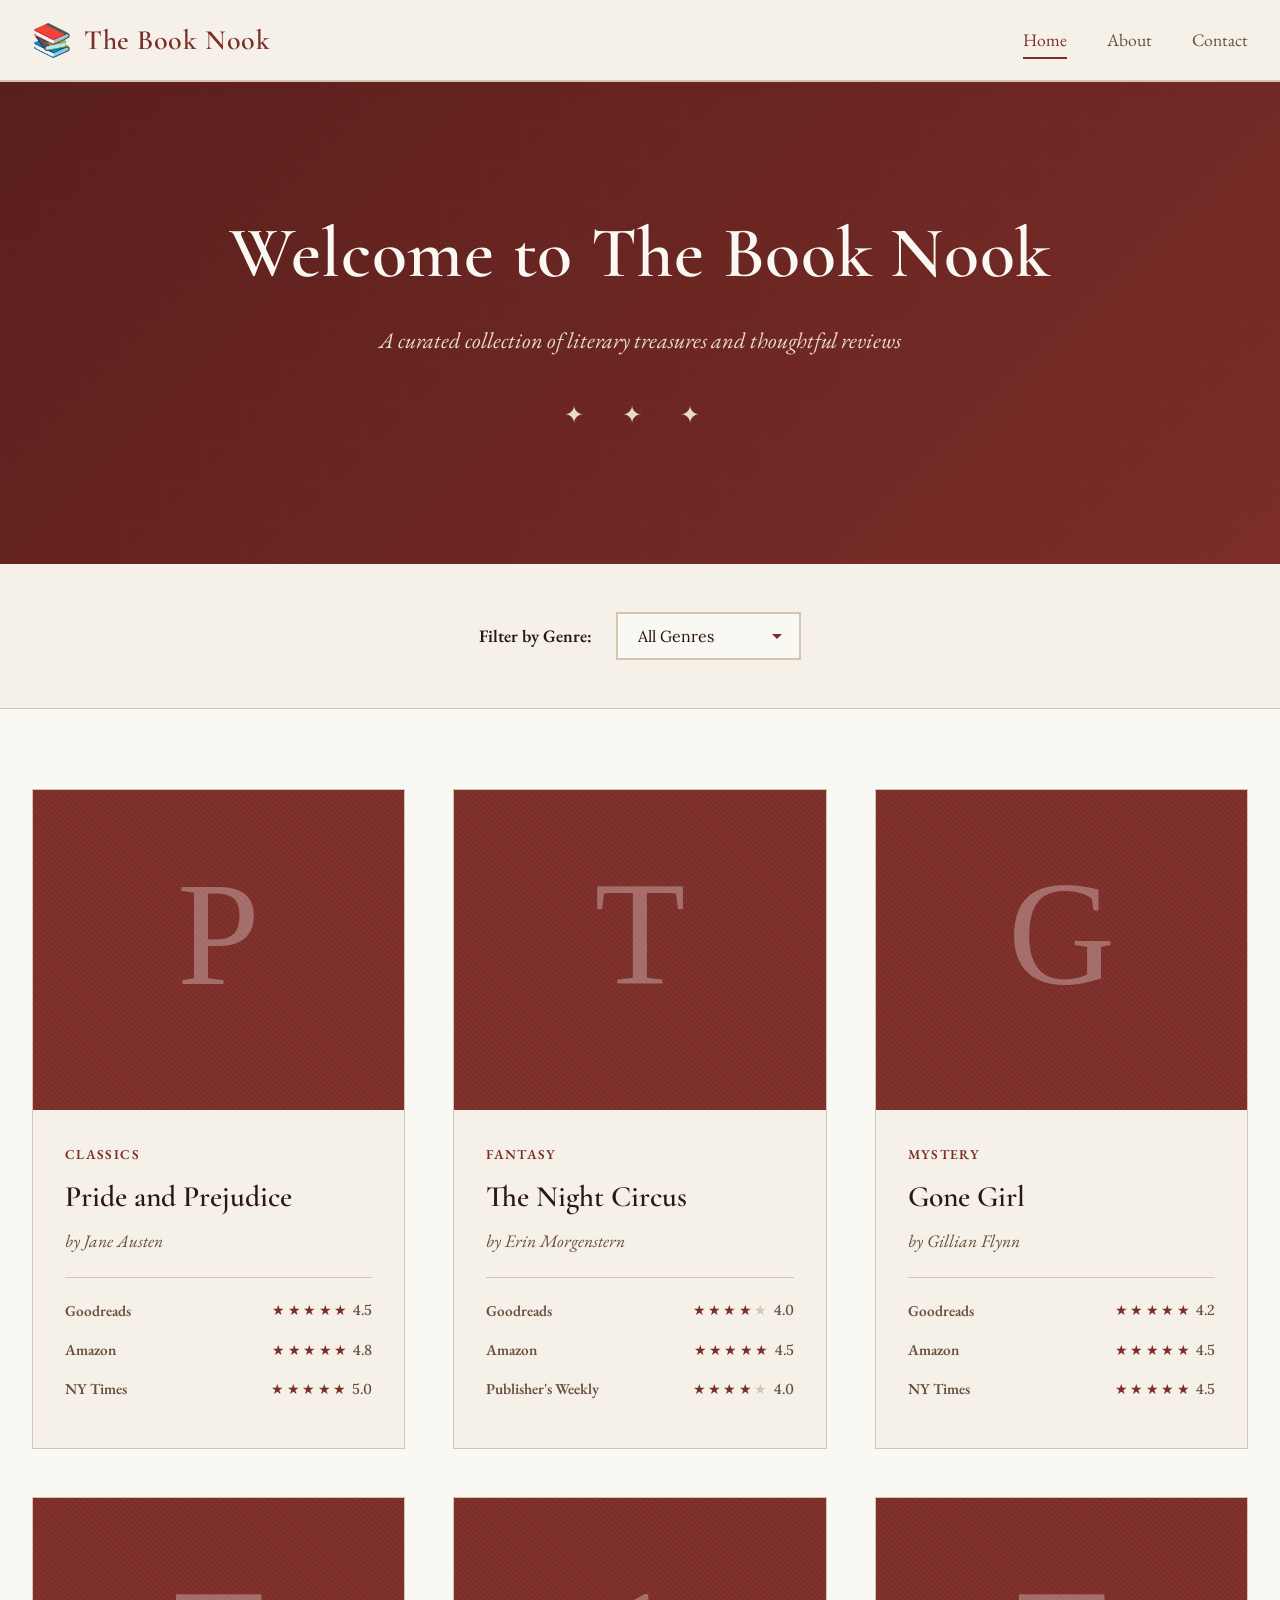
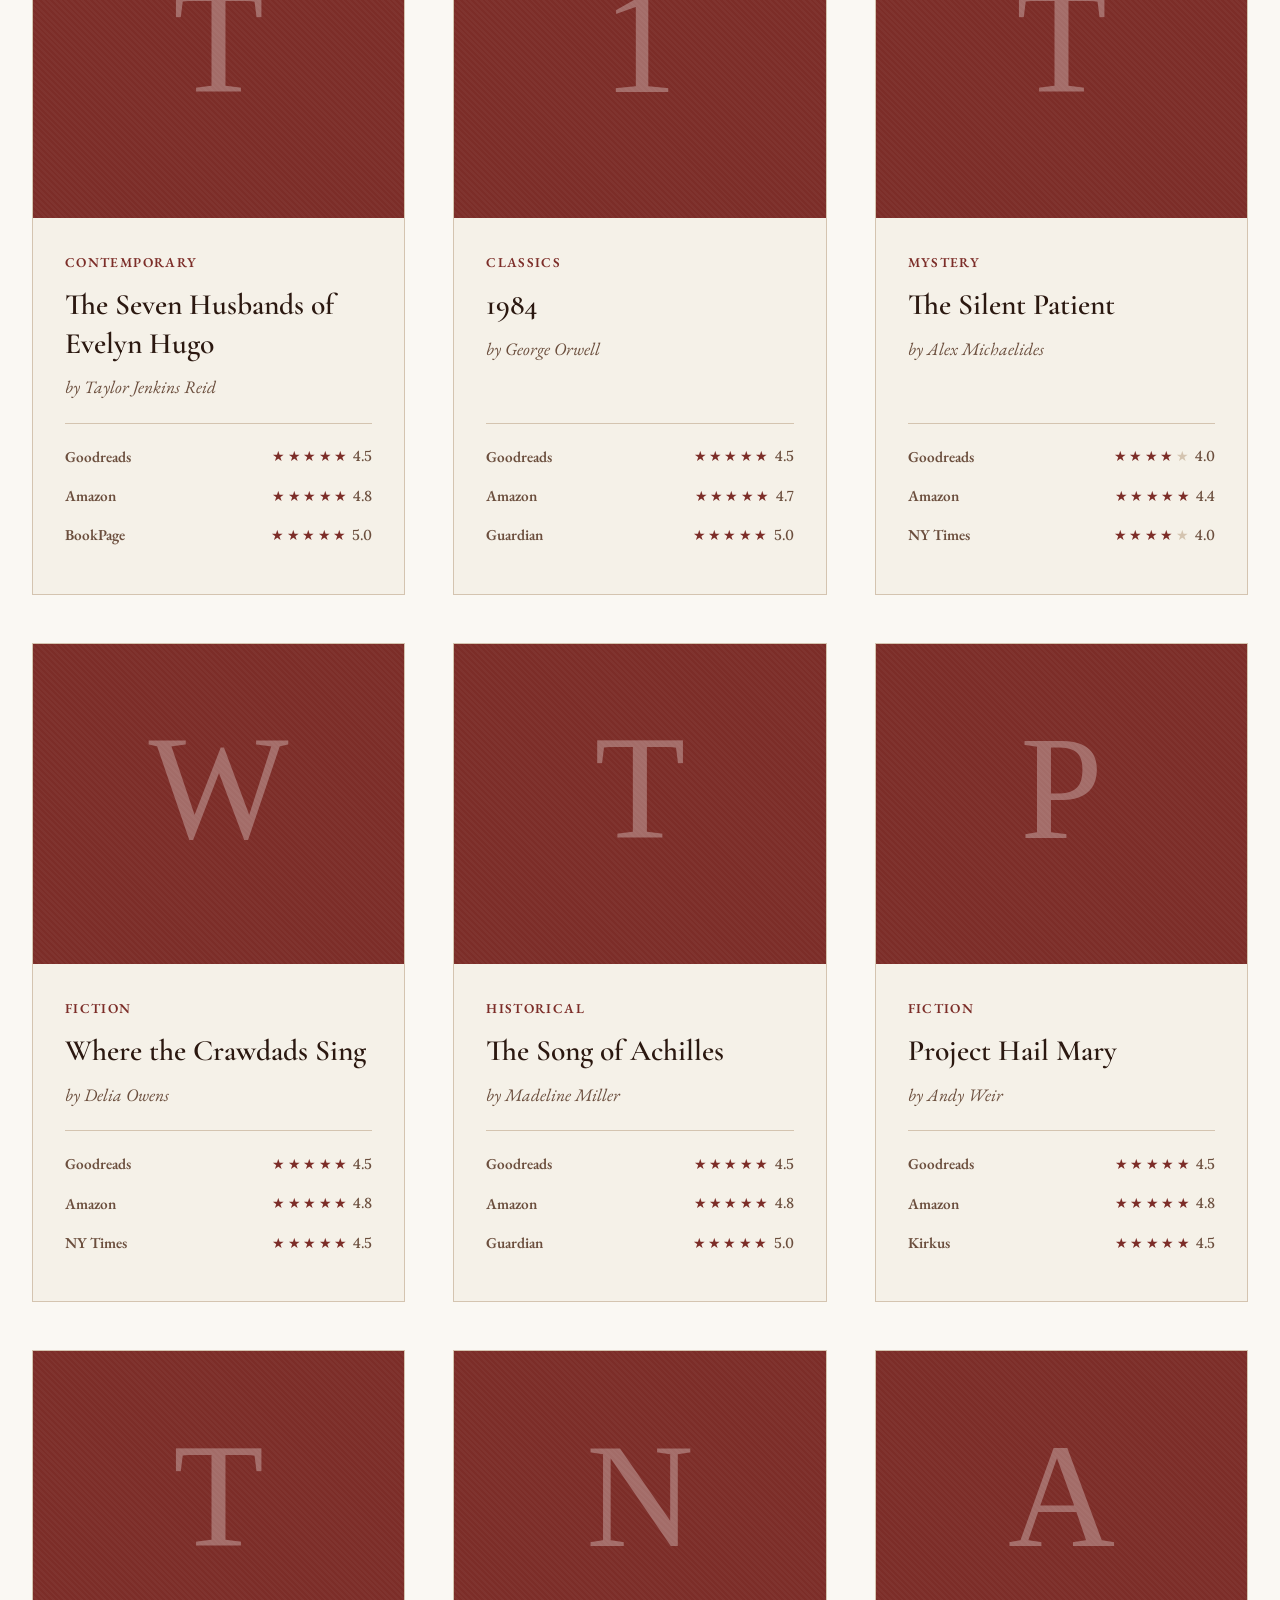
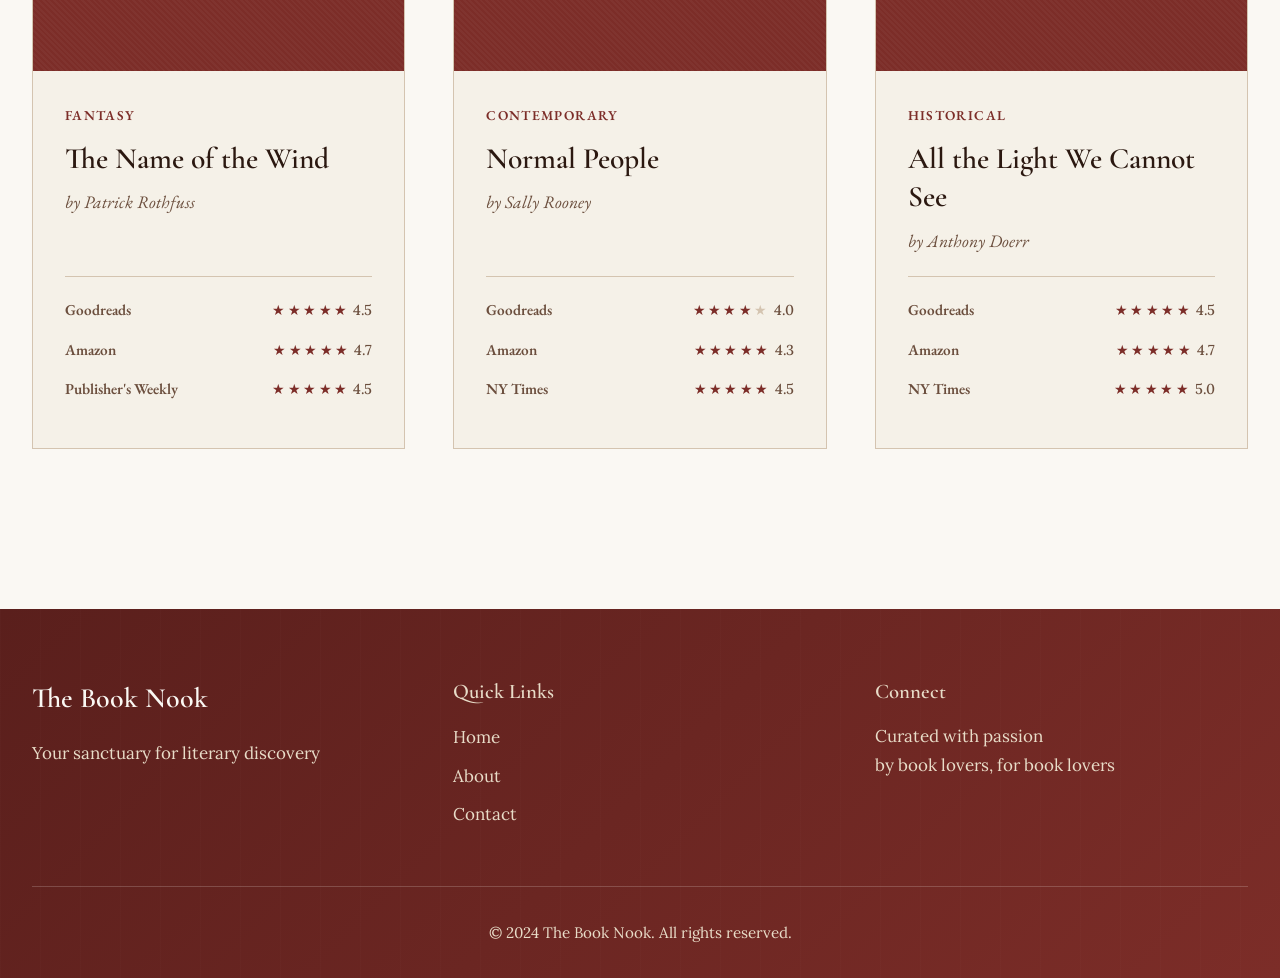
<file: Task 2/index.html>
<!DOCTYPE html>
<html lang="en">
<head>
    <meta charset="UTF-8">
    <meta name="viewport" content="width=device-width, initial-scale=1.0">
    <title>The Book Nook - Home</title>
    <link rel="preconnect" href="https://fonts.googleapis.com">
    <link rel="preconnect" href="https://fonts.gstatic.com" crossorigin>
    <link href="https://fonts.googleapis.com/css2?family=Cormorant+Garamond:wght@300;400;500;600;700&family=EB+Garamond:wght@400;500;600;700&family=Lora:wght@400;500;600;700&display=swap" rel="stylesheet">
    <link rel="stylesheet" href="styles.css">
</head>
<body>
    <!-- Navigation -->
    <nav class="navbar">
        <div class="nav-container">
            <a href="index.html" class="logo">
                <span class="logo-icon">📚</span>
                <span class="logo-text">The Book Nook</span>
            </a>
            <ul class="nav-menu">
                <li><a href="index.html" class="nav-link active">Home</a></li>
                <li><a href="about.html" class="nav-link">About</a></li>
                <li><a href="contact.html" class="nav-link">Contact</a></li>
            </ul>
        </div>
    </nav>

    <!-- Hero Section -->
    <section class="hero">
        <div class="hero-content">
            <h1 class="hero-title">Welcome to The Book Nook</h1>
            <p class="hero-subtitle">A curated collection of literary treasures and thoughtful reviews</p>
            <div class="hero-ornament">✦ ✦ ✦</div>
        </div>
    </section>

    <!-- Filter Section -->
    <section class="filter-section">
        <div class="container">
            <div class="filter-controls">
                <label for="genreFilter" class="filter-label">Filter by Genre:</label>
                <select id="genreFilter" class="genre-select">
                    <option value="all">All Genres</option>
                    <option value="fiction">Fiction</option>
                    <option value="classics">Classics</option>
                    <option value="mystery">Mystery</option>
                    <option value="fantasy">Fantasy</option>
                    <option value="historical">Historical Fiction</option>
                    <option value="contemporary">Contemporary</option>
                </select>
            </div>
        </div>
    </section>

    <!-- Books Grid -->
    <section class="books-section">
        <div class="container">
            <div class="books-grid" id="booksGrid">
                <!-- Books will be loaded here by JavaScript -->
            </div>
        </div>
    </section>

    <!-- Footer -->
    <footer class="footer">
        <div class="container">
            <div class="footer-content">
                <div class="footer-section">
                    <h3>The Book Nook</h3>
                    <p>Your sanctuary for literary discovery</p>
                </div>
                <div class="footer-section">
                    <h4>Quick Links</h4>
                    <ul>
                        <li><a href="index.html">Home</a></li>
                        <li><a href="about.html">About</a></li>
                        <li><a href="contact.html">Contact</a></li>
                    </ul>
                </div>
                <div class="footer-section">
                    <h4>Connect</h4>
                    <p>Curated with passion<br>by book lovers, for book lovers</p>
                </div>
            </div>
            <div class="footer-bottom">
                <p>&copy; 2024 The Book Nook. All rights reserved.</p>
            </div>
        </div>
    </footer>

    <script src="script.js"></script>
</body>
</html>
</file>
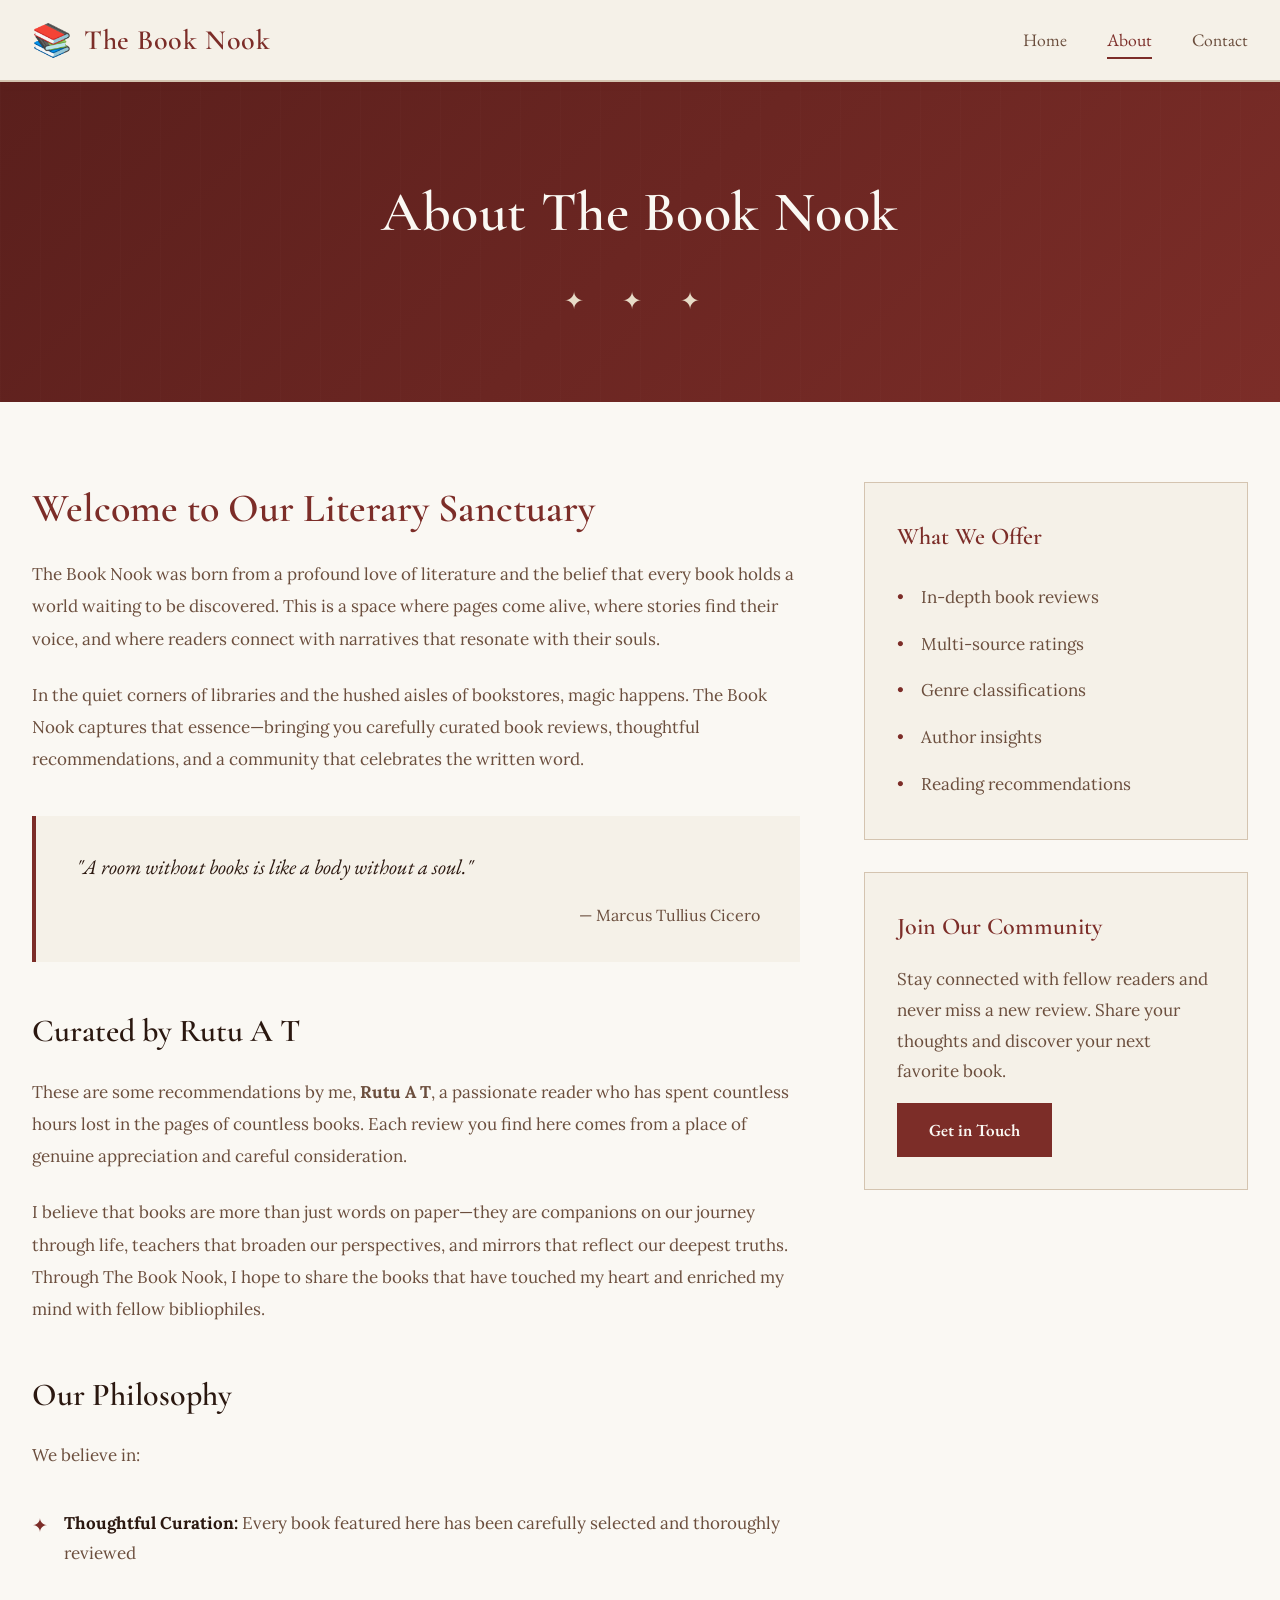
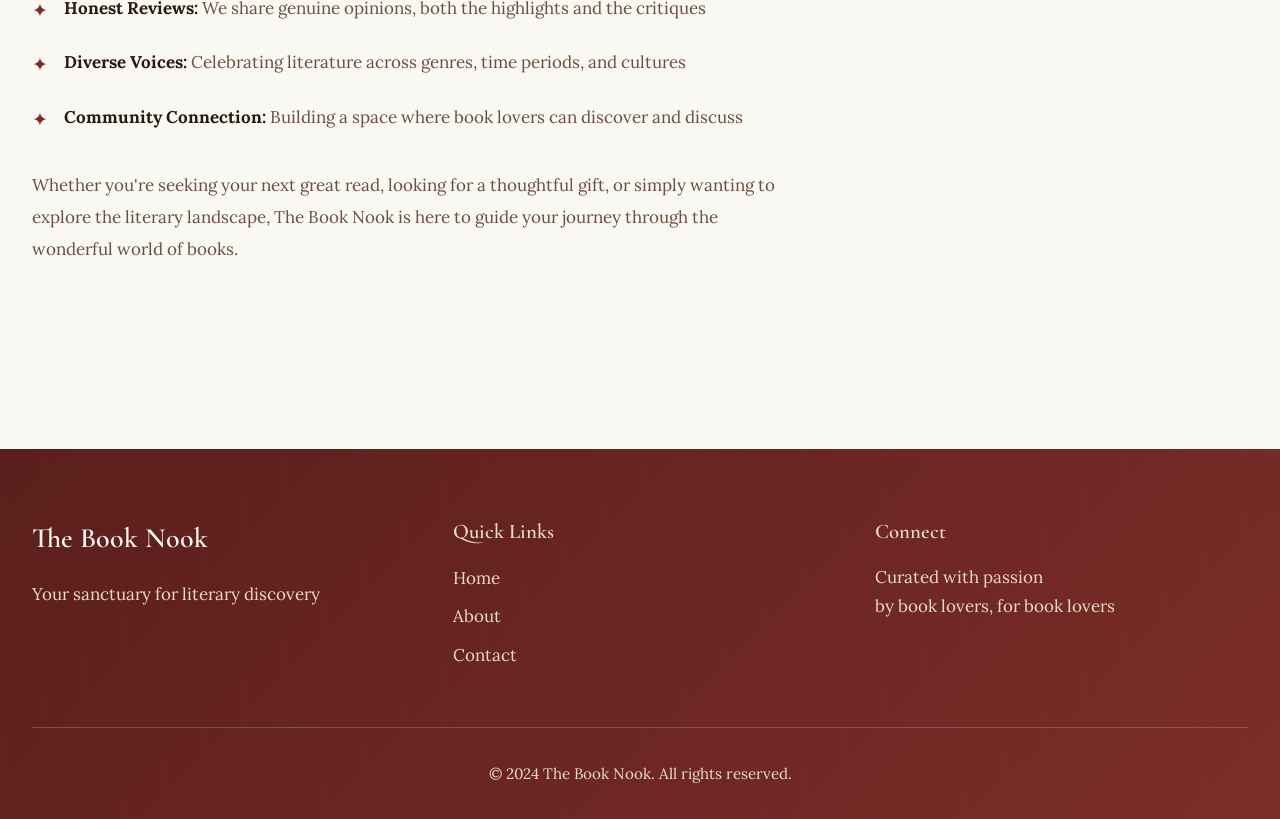
<file: Task 2/about.html>
<!DOCTYPE html>
<html lang="en">
<head>
    <meta charset="UTF-8">
    <meta name="viewport" content="width=device-width, initial-scale=1.0">
    <title>The Book Nook - About</title>
    <link rel="preconnect" href="https://fonts.googleapis.com">
    <link rel="preconnect" href="https://fonts.gstatic.com" crossorigin>
    <link href="https://fonts.googleapis.com/css2?family=Cormorant+Garamond:wght@300;400;500;600;700&family=EB+Garamond:wght@400;500;600;700&family=Lora:wght@400;500;600;700&display=swap" rel="stylesheet">
    <link rel="stylesheet" href="styles.css">
</head>
<body>
    <!-- Navigation -->
    <nav class="navbar">
        <div class="nav-container">
            <a href="index.html" class="logo">
                <span class="logo-icon">📚</span>
                <span class="logo-text">The Book Nook</span>
            </a>
            <ul class="nav-menu">
                <li><a href="index.html" class="nav-link">Home</a></li>
                <li><a href="about.html" class="nav-link active">About</a></li>
                <li><a href="contact.html" class="nav-link">Contact</a></li>
            </ul>
        </div>
    </nav>

    <!-- About Hero -->
    <section class="page-hero">
        <div class="container">
            <h1 class="page-title">About The Book Nook</h1>
            <div class="hero-ornament">✦ ✦ ✦</div>
        </div>
    </section>

    <!-- About Content -->
    <section class="about-content">
        <div class="container">
            <div class="about-grid">
                <div class="about-text">
                    <h2>Welcome to Our Literary Sanctuary</h2>
                    <p>The Book Nook was born from a profound love of literature and the belief that every book holds a world waiting to be discovered. This is a space where pages come alive, where stories find their voice, and where readers connect with narratives that resonate with their souls.</p>
                    
                    <p>In the quiet corners of libraries and the hushed aisles of bookstores, magic happens. The Book Nook captures that essence—bringing you carefully curated book reviews, thoughtful recommendations, and a community that celebrates the written word.</p>

                    <div class="about-quote">
                        <blockquote>
                            "A room without books is like a body without a soul."
                            <cite>— Marcus Tullius Cicero</cite>
                        </blockquote>
                    </div>

                    <h3>Curated by Rutu A T</h3>
                    <p>These are some recommendations by me, <strong>Rutu A T</strong>, a passionate reader who has spent countless hours lost in the pages of countless books. Each review you find here comes from a place of genuine appreciation and careful consideration.</p>

                    <p>I believe that books are more than just words on paper—they are companions on our journey through life, teachers that broaden our perspectives, and mirrors that reflect our deepest truths. Through The Book Nook, I hope to share the books that have touched my heart and enriched my mind with fellow bibliophiles.</p>

                    <h3>Our Philosophy</h3>
                    <p>We believe in:</p>
                    <ul class="philosophy-list">
                        <li><strong>Thoughtful Curation:</strong> Every book featured here has been carefully selected and thoroughly reviewed</li>
                        <li><strong>Honest Reviews:</strong> We share genuine opinions, both the highlights and the critiques</li>
                        <li><strong>Diverse Voices:</strong> Celebrating literature across genres, time periods, and cultures</li>
                        <li><strong>Community Connection:</strong> Building a space where book lovers can discover and discuss</li>
                    </ul>

                    <p>Whether you're seeking your next great read, looking for a thoughtful gift, or simply wanting to explore the literary landscape, The Book Nook is here to guide your journey through the wonderful world of books.</p>
                </div>

                <div class="about-sidebar">
                    <div class="sidebar-card">
                        <h4>What We Offer</h4>
                        <ul>
                            <li>In-depth book reviews</li>
                            <li>Multi-source ratings</li>
                            <li>Genre classifications</li>
                            <li>Author insights</li>
                            <li>Reading recommendations</li>
                        </ul>
                    </div>

                    <div class="sidebar-card">
                        <h4>Join Our Community</h4>
                        <p>Stay connected with fellow readers and never miss a new review. Share your thoughts and discover your next favorite book.</p>
                        <a href="contact.html" class="sidebar-btn">Get in Touch</a>
                    </div>
                </div>
            </div>
        </div>
    </section>

    <!-- Footer -->
    <footer class="footer">
        <div class="container">
            <div class="footer-content">
                <div class="footer-section">
                    <h3>The Book Nook</h3>
                    <p>Your sanctuary for literary discovery</p>
                </div>
                <div class="footer-section">
                    <h4>Quick Links</h4>
                    <ul>
                        <li><a href="index.html">Home</a></li>
                        <li><a href="about.html">About</a></li>
                        <li><a href="contact.html">Contact</a></li>
                    </ul>
                </div>
                <div class="footer-section">
                    <h4>Connect</h4>
                    <p>Curated with passion<br>by book lovers, for book lovers</p>
                </div>
            </div>
            <div class="footer-bottom">
                <p>&copy; 2024 The Book Nook. All rights reserved.</p>
            </div>
        </div>
    </footer>
</body>
</html>
</file>
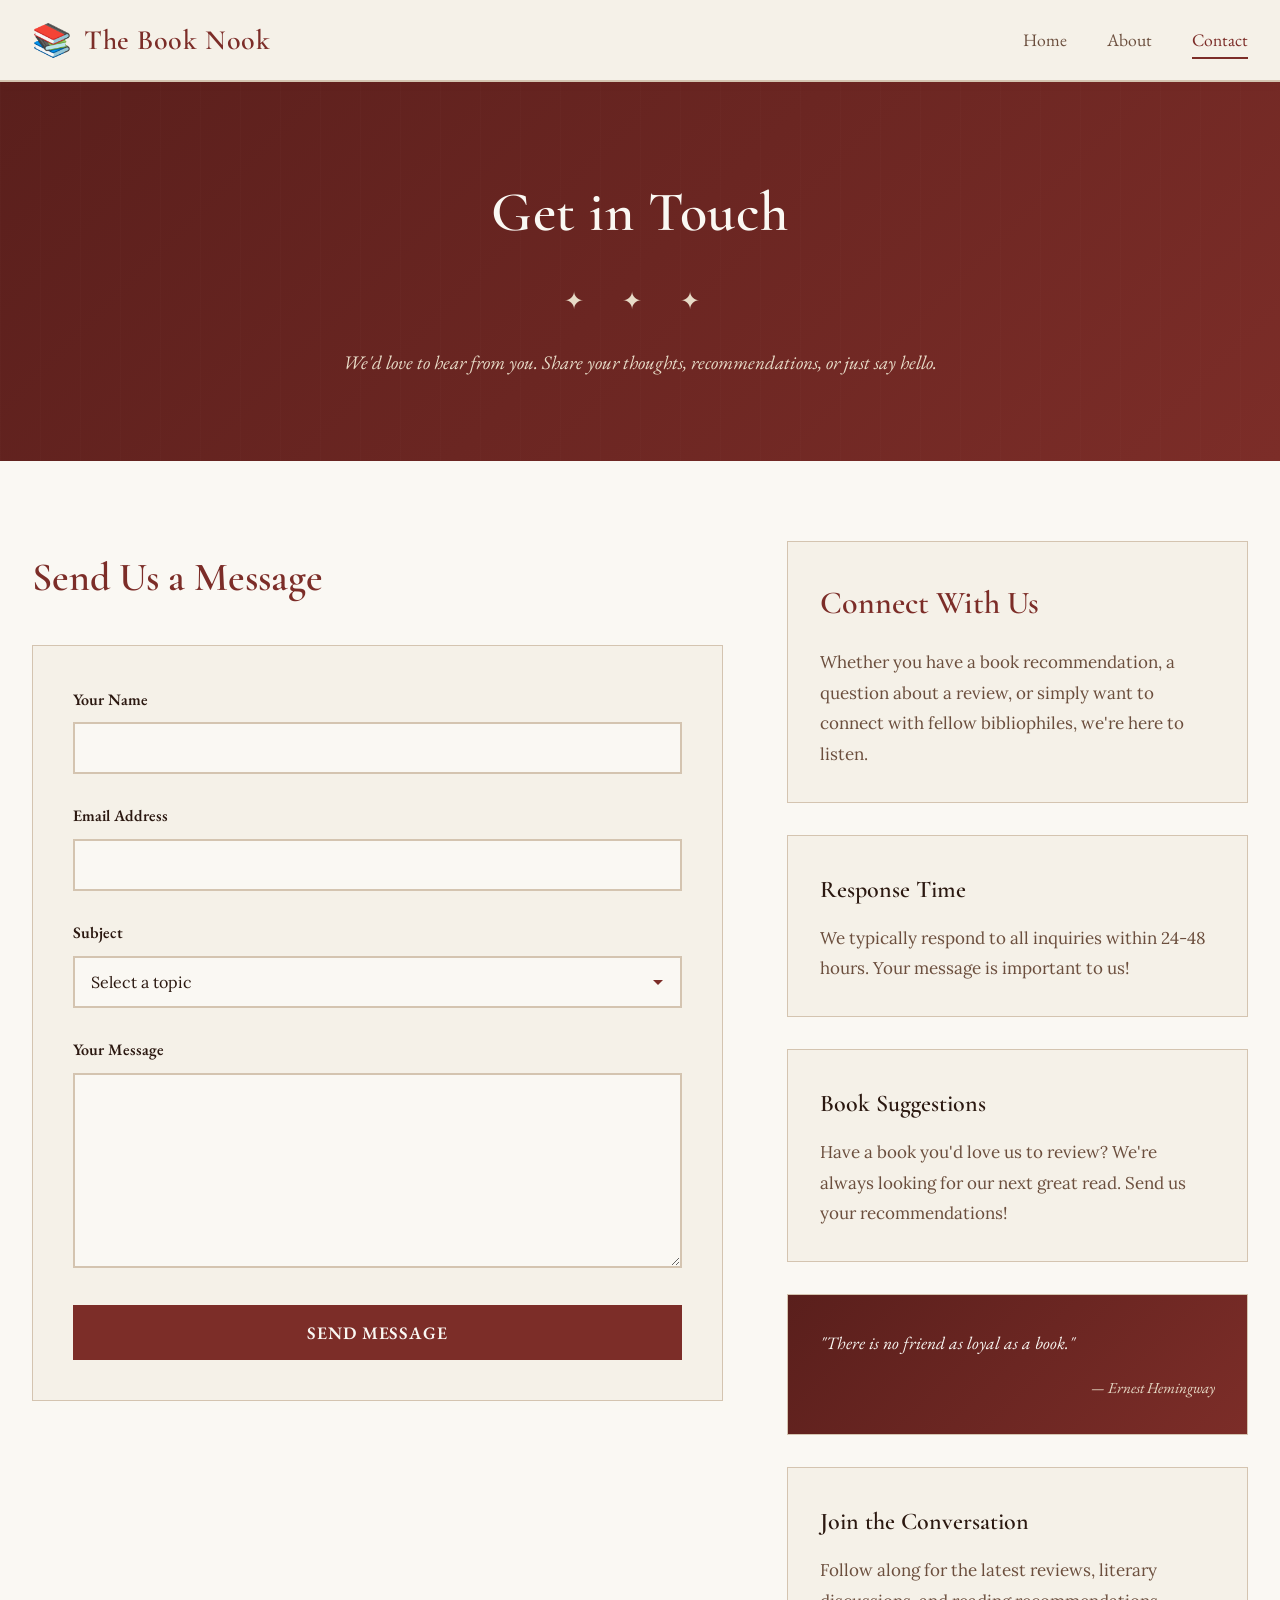
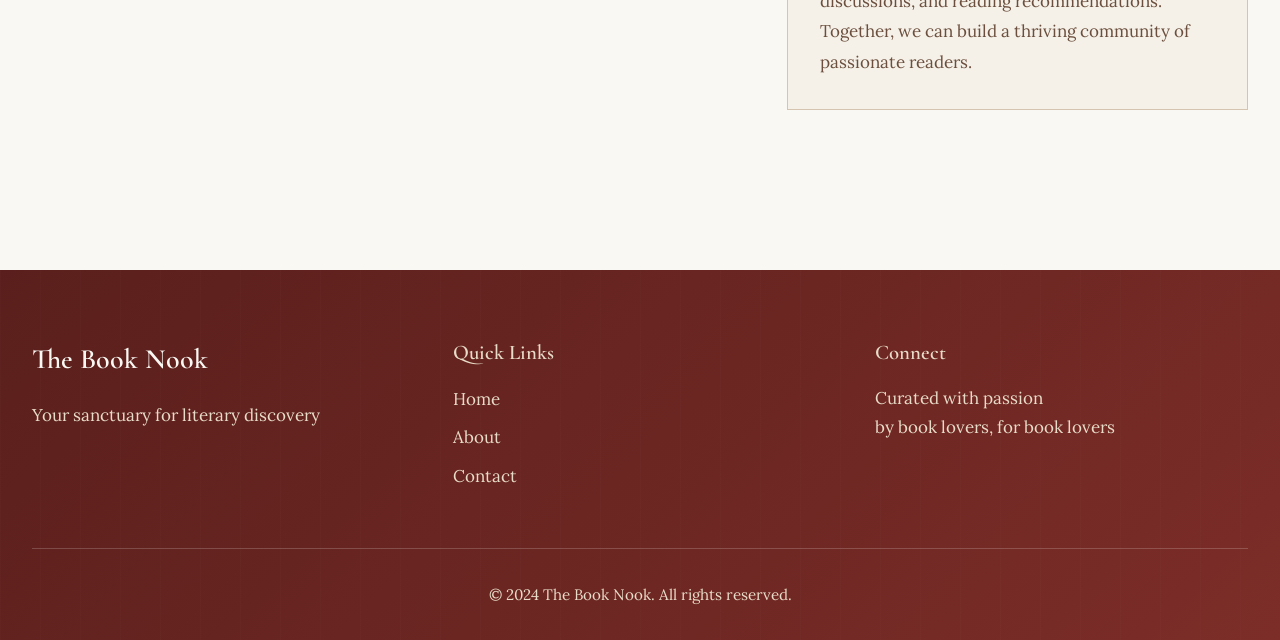
<file: Task 2/contact.html>
<!DOCTYPE html>
<html lang="en">
<head>
    <meta charset="UTF-8">
    <meta name="viewport" content="width=device-width, initial-scale=1.0">
    <title>The Book Nook - Contact</title>
    <link rel="preconnect" href="https://fonts.googleapis.com">
    <link rel="preconnect" href="https://fonts.gstatic.com" crossorigin>
    <link href="https://fonts.googleapis.com/css2?family=Cormorant+Garamond:wght@300;400;500;600;700&family=EB+Garamond:wght@400;500;600;700&family=Lora:wght@400;500;600;700&display=swap" rel="stylesheet">
    <link rel="stylesheet" href="styles.css">
</head>
<body>
    <!-- Navigation -->
    <nav class="navbar">
        <div class="nav-container">
            <a href="index.html" class="logo">
                <span class="logo-icon">📚</span>
                <span class="logo-text">The Book Nook</span>
            </a>
            <ul class="nav-menu">
                <li><a href="index.html" class="nav-link">Home</a></li>
                <li><a href="about.html" class="nav-link">About</a></li>
                <li><a href="contact.html" class="nav-link active">Contact</a></li>
            </ul>
        </div>
    </nav>

    <!-- Contact Hero -->
    <section class="page-hero">
        <div class="container">
            <h1 class="page-title">Get in Touch</h1>
            <div class="hero-ornament">✦ ✦ ✦</div>
            <p class="page-subtitle">We'd love to hear from you. Share your thoughts, recommendations, or just say hello.</p>
        </div>
    </section>

    <!-- Contact Content -->
    <section class="contact-section">
        <div class="container">
            <div class="contact-grid">
                <!-- Contact Form -->
                <div class="contact-form-wrapper">
                    <h2>Send Us a Message</h2>
                    <form id="contactForm" class="contact-form">
                        <div class="form-group">
                            <label for="name">Your Name</label>
                            <input type="text" id="name" name="name" required>
                        </div>

                        <div class="form-group">
                            <label for="email">Email Address</label>
                            <input type="email" id="email" name="email" required>
                        </div>

                        <div class="form-group">
                            <label for="subject">Subject</label>
                            <select id="subject" name="subject" required>
                                <option value="">Select a topic</option>
                                <option value="book-recommendation">Book Recommendation</option>
                                <option value="review-request">Review Request</option>
                                <option value="general-inquiry">General Inquiry</option>
                                <option value="feedback">Feedback</option>
                                <option value="other">Other</option>
                            </select>
                        </div>

                        <div class="form-group">
                            <label for="message">Your Message</label>
                            <textarea id="message" name="message" rows="6" required></textarea>
                        </div>

                        <button type="submit" class="submit-btn">Send Message</button>
                    </form>

                    <div id="formMessage" class="form-message"></div>
                </div>

                <!-- Contact Info -->
                <div class="contact-info">
                    <div class="info-card">
                        <h3>Connect With Us</h3>
                        <p>Whether you have a book recommendation, a question about a review, or simply want to connect with fellow bibliophiles, we're here to listen.</p>
                    </div>

                    <div class="info-card">
                        <h4>Response Time</h4>
                        <p>We typically respond to all inquiries within 24-48 hours. Your message is important to us!</p>
                    </div>

                    <div class="info-card">
                        <h4>Book Suggestions</h4>
                        <p>Have a book you'd love us to review? We're always looking for our next great read. Send us your recommendations!</p>
                    </div>

                    <div class="info-card quote-card">
                        <blockquote>
                            "There is no friend as loyal as a book."
                            <cite>— Ernest Hemingway</cite>
                        </blockquote>
                    </div>

                    <div class="info-card">
                        <h4>Join the Conversation</h4>
                        <p>Follow along for the latest reviews, literary discussions, and reading recommendations. Together, we can build a thriving community of passionate readers.</p>
                    </div>
                </div>
            </div>
        </div>
    </section>

    <!-- Footer -->
    <footer class="footer">
        <div class="container">
            <div class="footer-content">
                <div class="footer-section">
                    <h3>The Book Nook</h3>
                    <p>Your sanctuary for literary discovery</p>
                </div>
                <div class="footer-section">
                    <h4>Quick Links</h4>
                    <ul>
                        <li><a href="index.html">Home</a></li>
                        <li><a href="about.html">About</a></li>
                        <li><a href="contact.html">Contact</a></li>
                    </ul>
                </div>
                <div class="footer-section">
                    <h4>Connect</h4>
                    <p>Curated with passion<br>by book lovers, for book lovers</p>
                </div>
            </div>
            <div class="footer-bottom">
                <p>&copy; 2024 The Book Nook. All rights reserved.</p>
            </div>
        </div>
    </footer>

    <script src="script.js"></script>
</body>
</html>
</file>
<file: Task 2/styles.css>
/* ===== CSS Variables ===== */
:root {
    --primary-burgundy: #7c2d28;
    --secondary-burgundy: #9d3f3a;
    --light-burgundy: #b85450;
    --dark-burgundy: #5a1f1c;
    --cream: #f5f1e8;
    --off-white: #faf8f3;
    --warm-beige: #e8dcc8;
    --dark-text: #2b1810;
    --medium-text: #6b4e3d;
    --light-text: #8b6f5c;
    --border-color: #d4c4b0;
    --shadow: rgba(124, 45, 40, 0.15);
    --light-shadow: rgba(124, 45, 40, 0.08);
}

/* ===== Global Styles ===== */
* {
    margin: 0;
    padding: 0;
    box-sizing: border-box;
}

body {
    font-family: 'Lora', serif;
    background-color: var(--off-white);
    color: var(--dark-text);
    line-height: 1.8;
    font-size: 17px;
    overflow-x: hidden;
}

.container {
    max-width: 1280px;
    margin: 0 auto;
    padding: 0 2rem;
}

/* ===== Navigation ===== */
.navbar {
    background-color: var(--cream);
    border-bottom: 2px solid var(--border-color);
    position: sticky;
    top: 0;
    z-index: 100;
    box-shadow: 0 2px 8px var(--light-shadow);
}

.nav-container {
    max-width: 1280px;
    margin: 0 auto;
    padding: 0 2rem;
    display: flex;
    justify-content: space-between;
    align-items: center;
    height: 80px;
}

.logo {
    display: flex;
    align-items: center;
    gap: 0.75rem;
    text-decoration: none;
    transition: transform 0.3s ease;
}

.logo:hover {
    transform: translateX(5px);
}

.logo-icon {
    font-size: 2rem;
}

.logo-text {
    font-family: 'Cormorant Garamond', serif;
    font-size: 1.75rem;
    font-weight: 600;
    color: var(--primary-burgundy);
    letter-spacing: 0.02em;
}

.nav-menu {
    display: flex;
    list-style: none;
    gap: 2.5rem;
}

.nav-link {
    font-family: 'EB Garamond', serif;
    font-size: 1.1rem;
    color: var(--medium-text);
    text-decoration: none;
    position: relative;
    transition: color 0.3s ease;
    padding: 0.5rem 0;
}

.nav-link::after {
    content: '';
    position: absolute;
    bottom: 0;
    left: 0;
    width: 0;
    height: 2px;
    background-color: var(--primary-burgundy);
    transition: width 0.3s ease;
}

.nav-link:hover,
.nav-link.active {
    color: var(--primary-burgundy);
}

.nav-link:hover::after,
.nav-link.active::after {
    width: 100%;
}

/* ===== Hero Section ===== */
.hero {
    background: linear-gradient(135deg, var(--dark-burgundy) 0%, var(--primary-burgundy) 100%);
    padding: 8rem 2rem;
    text-align: center;
    position: relative;
    overflow: hidden;
}

.hero::before {
    content: '';
    position: absolute;
    top: 0;
    left: 0;
    right: 0;
    bottom: 0;
    background-image: 
        repeating-linear-gradient(
            90deg,
            rgba(255, 255, 255, 0.03) 0px,
            rgba(255, 255, 255, 0.03) 1px,
            transparent 1px,
            transparent 40px
        ),
        repeating-linear-gradient(
            0deg,
            rgba(255, 255, 255, 0.03) 0px,
            rgba(255, 255, 255, 0.03) 1px,
            transparent 1px,
            transparent 40px
        );
    opacity: 0.4;
}

.hero-content {
    position: relative;
    z-index: 1;
    max-width: 900px;
    margin: 0 auto;
}

.hero-title {
    font-family: 'Cormorant Garamond', serif;
    font-size: 4.5rem;
    font-weight: 600;
    color: var(--off-white);
    margin-bottom: 1.5rem;
    letter-spacing: 0.01em;
    line-height: 1.2;
    animation: fadeInUp 1s ease-out;
}

.hero-subtitle {
    font-family: 'EB Garamond', serif;
    font-size: 1.4rem;
    color: var(--warm-beige);
    margin-bottom: 2rem;
    font-style: italic;
    animation: fadeInUp 1s ease-out 0.2s both;
}

.hero-ornament {
    color: var(--warm-beige);
    font-size: 1.5rem;
    letter-spacing: 1rem;
    animation: fadeInUp 1s ease-out 0.4s both;
}

@keyframes fadeInUp {
    from {
        opacity: 0;
        transform: translateY(30px);
    }
    to {
        opacity: 1;
        transform: translateY(0);
    }
}

/* ===== Page Hero (About/Contact) ===== */
.page-hero {
    background: linear-gradient(135deg, var(--dark-burgundy) 0%, var(--primary-burgundy) 100%);
    padding: 5rem 2rem;
    text-align: center;
    position: relative;
    overflow: hidden;
}

.page-hero::before {
    content: '';
    position: absolute;
    top: 0;
    left: 0;
    right: 0;
    bottom: 0;
    background-image: 
        repeating-linear-gradient(
            90deg,
            rgba(255, 255, 255, 0.03) 0px,
            rgba(255, 255, 255, 0.03) 1px,
            transparent 1px,
            transparent 40px
        );
    opacity: 0.4;
}

.page-title {
    font-family: 'Cormorant Garamond', serif;
    font-size: 3.5rem;
    font-weight: 600;
    color: var(--off-white);
    margin-bottom: 1rem;
    letter-spacing: 0.01em;
    position: relative;
    z-index: 1;
}

.page-subtitle {
    font-family: 'EB Garamond', serif;
    font-size: 1.2rem;
    color: var(--warm-beige);
    font-style: italic;
    max-width: 700px;
    margin: 1.5rem auto 0;
    position: relative;
    z-index: 1;
}

/* ===== Filter Section ===== */
.filter-section {
    padding: 3rem 0;
    background-color: var(--cream);
    border-bottom: 1px solid var(--border-color);
}

.filter-controls {
    display: flex;
    align-items: center;
    justify-content: center;
    gap: 1.5rem;
    flex-wrap: wrap;
}

.filter-label {
    font-family: 'EB Garamond', serif;
    font-size: 1.1rem;
    font-weight: 600;
    color: var(--dark-text);
}

.genre-select {
    padding: 0.75rem 2rem 0.75rem 1.25rem;
    border: 2px solid var(--border-color);
    background-color: var(--off-white);
    font-family: 'Lora', serif;
    font-size: 1rem;
    color: var(--dark-text);
    border-radius: 0;
    cursor: pointer;
    transition: all 0.3s ease;
    appearance: none;
    background-image: url("data:image/svg+xml,%3Csvg xmlns='http://www.w3.org/2000/svg' width='12' height='12' viewBox='0 0 12 12'%3E%3Cpath fill='%237c2d28' d='M6 9L1 4h10z'/%3E%3C/svg%3E");
    background-repeat: no-repeat;
    background-position: right 1rem center;
}

.genre-select:hover,
.genre-select:focus {
    border-color: var(--primary-burgundy);
    outline: none;
    box-shadow: 0 0 0 3px rgba(124, 45, 40, 0.1);
}

/* ===== Books Section ===== */
.books-section {
    padding: 5rem 0;
    background-color: var(--off-white);
}

.books-grid {
    display: grid;
    grid-template-columns: repeat(auto-fill, minmax(340px, 1fr));
    gap: 3rem;
}

.book-card {
    background-color: var(--cream);
    border: 1px solid var(--border-color);
    transition: all 0.4s cubic-bezier(0.4, 0, 0.2, 1);
    cursor: pointer;
    overflow: hidden;
    position: relative;
    display: flex;
    flex-direction: column;
}

.book-card::before {
    content: '';
    position: absolute;
    top: 0;
    left: 0;
    right: 0;
    height: 5px;
    background: linear-gradient(90deg, var(--dark-burgundy), var(--primary-burgundy), var(--light-burgundy));
    transform: scaleX(0);
    transform-origin: left;
    transition: transform 0.4s ease;
}

.book-card:hover::before {
    transform: scaleX(1);
}

.book-card:hover {
    transform: translateY(-10px);
    box-shadow: 0 20px 40px var(--shadow);
    border-color: var(--primary-burgundy);
}

.book-cover {
    width: 100%;
    height: 320px;
    background: linear-gradient(135deg, var(--dark-burgundy) 0%, var(--secondary-burgundy) 50%, var(--light-burgundy) 100%);
    display: flex;
    align-items: center;
    justify-content: center;
    position: relative;
    overflow: hidden;
}

.book-cover-img {
    width: 100%;
    height: 100%;
    object-fit: cover;
    display: block;
    transition: transform 0.4s ease;
}

.book-card:hover .book-cover-img {
    transform: scale(1.05);
}

.book-cover::after {
    content: '';
    position: absolute;
    inset: 0;
    background-image: 
        repeating-linear-gradient(
            45deg,
            rgba(255, 255, 255, 0.03) 0px,
            rgba(255, 255, 255, 0.03) 2px,
            transparent 2px,
            transparent 4px
        );
    pointer-events: none;
}

.book-initial {
    font-family: 'Cormorant Garamond', serif;
    font-size: 8rem;
    font-weight: 700;
    color: rgba(255, 255, 255, 0.25);
    z-index: 1;
    text-shadow: 2px 2px 4px rgba(0, 0, 0, 0.2);
}

.book-content {
    padding: 2rem;
    flex-grow: 1;
    display: flex;
    flex-direction: column;
}

.book-genre {
    display: inline-block;
    font-family: 'EB Garamond', serif;
    font-size: 0.85rem;
    font-weight: 600;
    letter-spacing: 0.1em;
    text-transform: uppercase;
    color: var(--primary-burgundy);
    margin-bottom: 0.75rem;
}

.book-title {
    font-family: 'Cormorant Garamond', serif;
    font-size: 1.85rem;
    font-weight: 600;
    line-height: 1.3;
    color: var(--dark-text);
    margin-bottom: 0.5rem;
}

.book-author {
    font-family: 'EB Garamond', serif;
    font-size: 1.1rem;
    color: var(--medium-text);
    font-style: italic;
    margin-bottom: 1.25rem;
}

.book-reviews {
    margin-top: auto;
    padding-top: 1.25rem;
    border-top: 1px solid var(--border-color);
}

.review-source {
    display: flex;
    justify-content: space-between;
    align-items: center;
    margin-bottom: 0.75rem;
    font-size: 0.95rem;
}

.source-name {
    font-family: 'EB Garamond', serif;
    font-weight: 600;
    color: var(--medium-text);
}

.rating {
    display: flex;
    align-items: center;
    gap: 0.4rem;
}

.stars {
    display: flex;
    gap: 0.15rem;
}

.star {
    color: var(--primary-burgundy);
    font-size: 0.9rem;
}

.star.empty {
    color: var(--border-color);
}

.rating-value {
    font-family: 'Lora', serif;
    font-weight: 500;
    color: var(--medium-text);
    font-size: 0.9rem;
}

/* ===== About Page ===== */
.about-content {
    padding: 5rem 0;
}

.about-grid {
    display: grid;
    grid-template-columns: 2fr 1fr;
    gap: 4rem;
}

.about-text h2 {
    font-family: 'Cormorant Garamond', serif;
    font-size: 2.5rem;
    font-weight: 600;
    color: var(--primary-burgundy);
    margin-bottom: 1.5rem;
    line-height: 1.3;
}

.about-text h3 {
    font-family: 'Cormorant Garamond', serif;
    font-size: 2rem;
    font-weight: 600;
    color: var(--dark-text);
    margin: 2.5rem 0 1rem;
}

.about-text p {
    margin-bottom: 1.5rem;
    color: var(--medium-text);
    line-height: 1.9;
}

.about-quote {
    background-color: var(--cream);
    border-left: 4px solid var(--primary-burgundy);
    padding: 2rem 2.5rem;
    margin: 2.5rem 0;
}

.about-quote blockquote {
    font-family: 'EB Garamond', serif;
    font-size: 1.3rem;
    font-style: italic;
    color: var(--dark-text);
    line-height: 1.8;
}

.about-quote cite {
    display: block;
    margin-top: 1rem;
    font-family: 'Lora', serif;
    font-size: 1rem;
    font-style: normal;
    color: var(--medium-text);
    text-align: right;
}

.philosophy-list {
    list-style: none;
    margin: 1.5rem 0;
    padding-left: 0;
}

.philosophy-list li {
    padding: 0.75rem 0;
    padding-left: 2rem;
    position: relative;
    color: var(--medium-text);
}

.philosophy-list li::before {
    content: '✦';
    position: absolute;
    left: 0;
    color: var(--primary-burgundy);
    font-size: 1.2rem;
}

.philosophy-list strong {
    color: var(--dark-text);
}

.about-sidebar {
    display: flex;
    flex-direction: column;
    gap: 2rem;
}

.sidebar-card {
    background-color: var(--cream);
    border: 1px solid var(--border-color);
    padding: 2rem;
}

.sidebar-card h4 {
    font-family: 'Cormorant Garamond', serif;
    font-size: 1.5rem;
    font-weight: 600;
    color: var(--primary-burgundy);
    margin-bottom: 1rem;
}

.sidebar-card p {
    color: var(--medium-text);
    line-height: 1.8;
    margin-bottom: 0;
}

.sidebar-card ul {
    list-style: none;
    padding: 0;
}

.sidebar-card ul li {
    padding: 0.5rem 0;
    padding-left: 1.5rem;
    position: relative;
    color: var(--medium-text);
}

.sidebar-card ul li::before {
    content: '•';
    position: absolute;
    left: 0;
    color: var(--primary-burgundy);
}

.sidebar-btn {
    display: inline-block;
    margin-top: 1rem;
    padding: 0.75rem 2rem;
    background-color: var(--primary-burgundy);
    color: var(--off-white);
    text-decoration: none;
    font-family: 'EB Garamond', serif;
    font-weight: 600;
    transition: all 0.3s ease;
}

.sidebar-btn:hover {
    background-color: var(--dark-burgundy);
    transform: translateY(-2px);
    box-shadow: 0 4px 12px var(--shadow);
}

.quote-card {
    background: linear-gradient(135deg, var(--dark-burgundy) 0%, var(--primary-burgundy) 100%);
    border: none;
}

.quote-card blockquote {
    color: var(--off-white);
    font-family: 'EB Garamond', serif;
    font-size: 1.1rem;
    font-style: italic;
    line-height: 1.8;
}

.quote-card cite {
    display: block;
    margin-top: 1rem;
    color: var(--warm-beige);
    font-size: 0.95rem;
    text-align: right;
}

/* ===== Contact Page ===== */
.contact-section {
    padding: 5rem 0;
}

.contact-grid {
    display: grid;
    grid-template-columns: 1.5fr 1fr;
    gap: 4rem;
}

.contact-form-wrapper h2 {
    font-family: 'Cormorant Garamond', serif;
    font-size: 2.5rem;
    font-weight: 600;
    color: var(--primary-burgundy);
    margin-bottom: 2rem;
}

.contact-form {
    background-color: var(--cream);
    border: 1px solid var(--border-color);
    padding: 2.5rem;
}

.form-group {
    margin-bottom: 1.75rem;
}

.form-group label {
    display: block;
    font-family: 'EB Garamond', serif;
    font-size: 1rem;
    font-weight: 600;
    color: var(--dark-text);
    margin-bottom: 0.5rem;
}

.form-group input,
.form-group select,
.form-group textarea {
    width: 100%;
    padding: 0.875rem 1rem;
    border: 2px solid var(--border-color);
    background-color: var(--off-white);
    font-family: 'Lora', serif;
    font-size: 1rem;
    color: var(--dark-text);
    transition: all 0.3s ease;
}

.form-group input:focus,
.form-group select:focus,
.form-group textarea:focus {
    outline: none;
    border-color: var(--primary-burgundy);
    box-shadow: 0 0 0 3px rgba(124, 45, 40, 0.1);
}

.form-group textarea {
    resize: vertical;
    line-height: 1.7;
}

.form-group select {
    appearance: none;
    background-image: url("data:image/svg+xml,%3Csvg xmlns='http://www.w3.org/2000/svg' width='12' height='12' viewBox='0 0 12 12'%3E%3Cpath fill='%237c2d28' d='M6 9L1 4h10z'/%3E%3C/svg%3E");
    background-repeat: no-repeat;
    background-position: right 1rem center;
    padding-right: 2.5rem;
    cursor: pointer;
}

.submit-btn {
    width: 100%;
    padding: 1rem;
    background-color: var(--primary-burgundy);
    color: var(--off-white);
    border: none;
    font-family: 'EB Garamond', serif;
    font-size: 1.1rem;
    font-weight: 600;
    letter-spacing: 0.05em;
    text-transform: uppercase;
    cursor: pointer;
    transition: all 0.3s ease;
}

.submit-btn:hover {
    background-color: var(--dark-burgundy);
    transform: translateY(-2px);
    box-shadow: 0 6px 20px var(--shadow);
}

.form-message {
    margin-top: 1.5rem;
    padding: 1rem;
    border-radius: 4px;
    font-family: 'Lora', serif;
    text-align: center;
    display: none;
}

.form-message.success {
    background-color: #d4edda;
    border: 1px solid #c3e6cb;
    color: #155724;
    display: block;
}

.form-message.error {
    background-color: #f8d7da;
    border: 1px solid #f5c6cb;
    color: #721c24;
    display: block;
}

.contact-info {
    display: flex;
    flex-direction: column;
    gap: 2rem;
}

.info-card {
    background-color: var(--cream);
    border: 1px solid var(--border-color);
    padding: 2rem;
}

.info-card h3 {
    font-family: 'Cormorant Garamond', serif;
    font-size: 2rem;
    font-weight: 600;
    color: var(--primary-burgundy);
    margin-bottom: 1rem;
}

.info-card h4 {
    font-family: 'Cormorant Garamond', serif;
    font-size: 1.5rem;
    font-weight: 600;
    color: var(--dark-text);
    margin-bottom: 0.75rem;
}

.info-card p {
    color: var(--medium-text);
    line-height: 1.8;
}

/* ===== Footer ===== */
.footer {
    background: linear-gradient(135deg, var(--dark-burgundy) 0%, var(--primary-burgundy) 100%);
    color: var(--cream);
    padding: 4rem 0 2rem;
    margin-top: 5rem;
    position: relative;
}

.footer::before {
    content: '';
    position: absolute;
    top: 0;
    left: 0;
    right: 0;
    bottom: 0;
    background-image: 
        repeating-linear-gradient(
            90deg,
            rgba(255, 255, 255, 0.03) 0px,
            rgba(255, 255, 255, 0.03) 1px,
            transparent 1px,
            transparent 40px
        );
    opacity: 0.4;
}

.footer-content {
    display: grid;
    grid-template-columns: repeat(3, 1fr);
    gap: 3rem;
    margin-bottom: 3rem;
    position: relative;
    z-index: 1;
}

.footer-section h3 {
    font-family: 'Cormorant Garamond', serif;
    font-size: 1.75rem;
    font-weight: 600;
    color: var(--off-white);
    margin-bottom: 1rem;
}

.footer-section h4 {
    font-family: 'Cormorant Garamond', serif;
    font-size: 1.3rem;
    font-weight: 600;
    color: var(--warm-beige);
    margin-bottom: 0.75rem;
}

.footer-section p {
    color: var(--warm-beige);
    line-height: 1.7;
}

.footer-section ul {
    list-style: none;
}

.footer-section ul li {
    margin-bottom: 0.5rem;
}

.footer-section ul li a {
    color: var(--warm-beige);
    text-decoration: none;
    transition: color 0.3s ease;
}

.footer-section ul li a:hover {
    color: var(--off-white);
}

.footer-bottom {
    padding-top: 2rem;
    border-top: 1px solid rgba(245, 241, 232, 0.2);
    text-align: center;
    position: relative;
    z-index: 1;
}

.footer-bottom p {
    color: var(--warm-beige);
    font-size: 0.95rem;
}

/* ===== Responsive Design ===== */
@media (max-width: 968px) {
    .about-grid,
    .contact-grid {
        grid-template-columns: 1fr;
        gap: 3rem;
    }

    .about-sidebar {
        order: 1;
    }

    .about-text {
        order: 2;
    }
}

@media (max-width: 768px) {
    .hero-title {
        font-size: 3rem;
    }

    .hero-subtitle {
        font-size: 1.2rem;
    }

    .page-title {
        font-size: 2.5rem;
    }

    .books-grid {
        grid-template-columns: 1fr;
        gap: 2.5rem;
    }

    .nav-menu {
        gap: 1.5rem;
    }

    .footer-content {
        grid-template-columns: 1fr;
        gap: 2rem;
    }

    .hero,
    .page-hero {
        padding: 5rem 2rem;
    }
}

@media (max-width: 480px) {
    .container {
        padding: 0 1.5rem;
    }

    .nav-container {
        padding: 0 1.5rem;
    }

    .hero-title {
        font-size: 2.5rem;
    }

    .logo-text {
        font-size: 1.5rem;
    }

    .nav-menu {
        gap: 1rem;
    }

    .nav-link {
        font-size: 1rem;
    }
}
</file>
